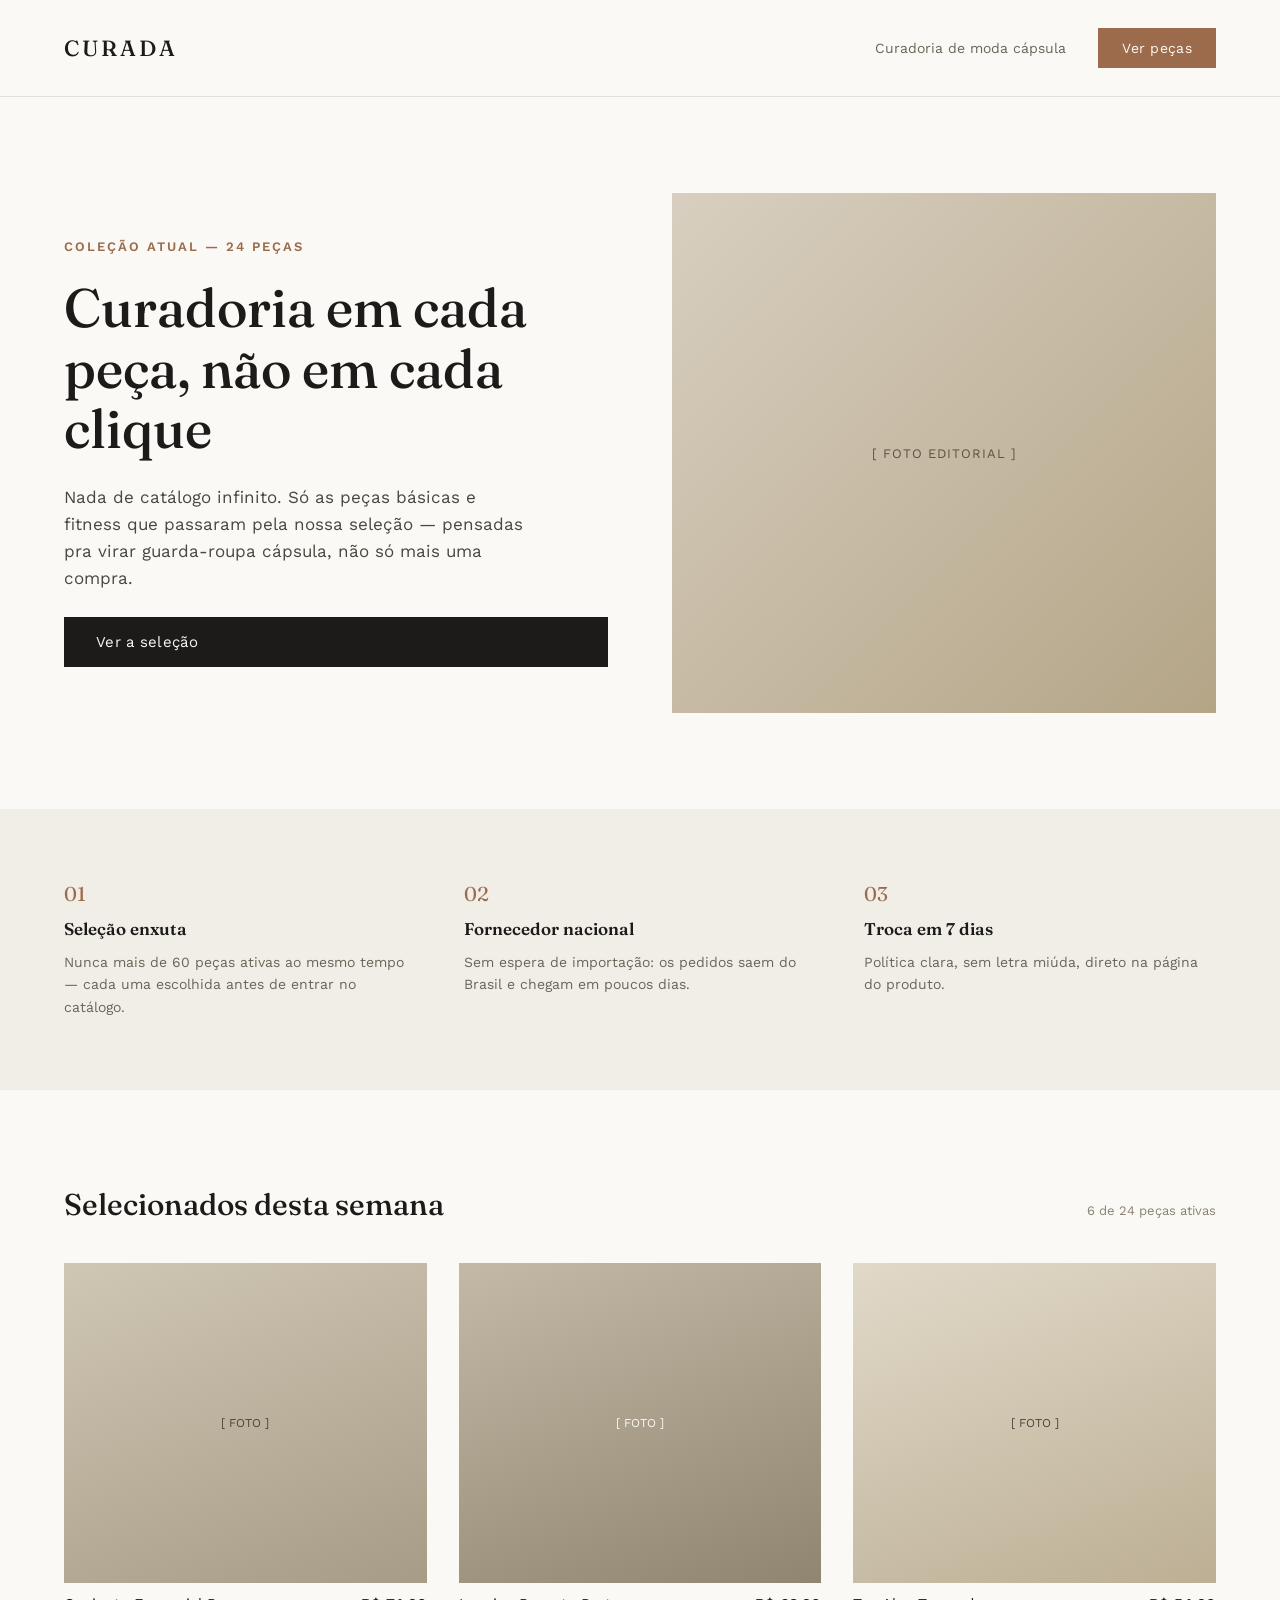
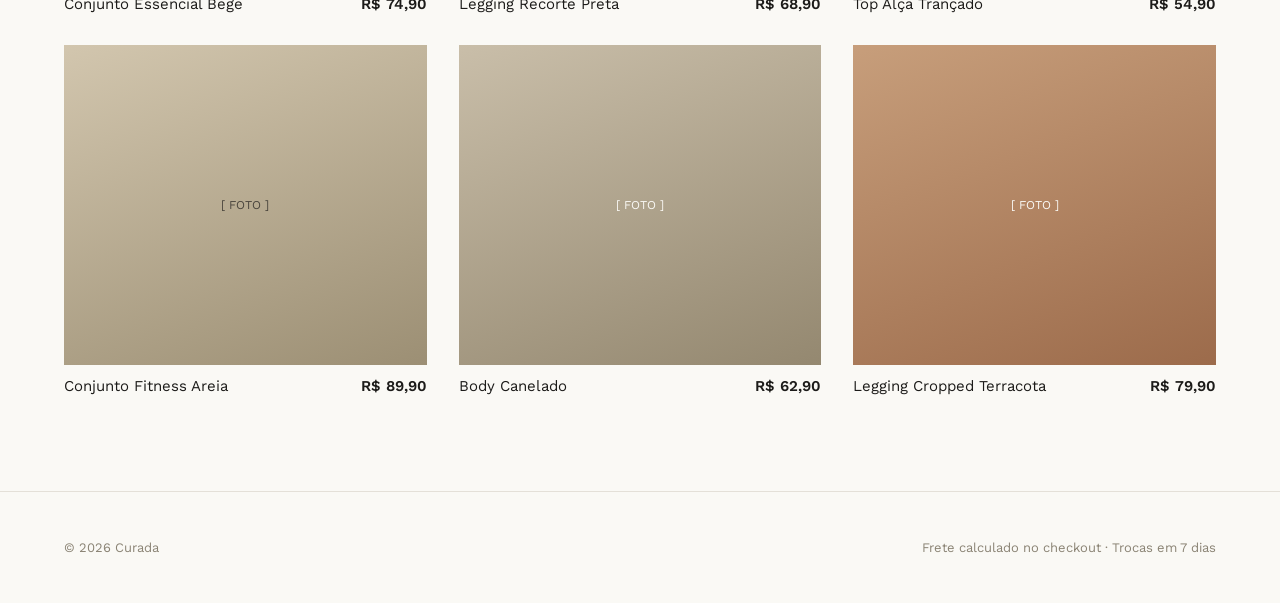
<file: index.html>
<!doctype html>
<html lang="pt-BR">
<head>
<meta charset="utf-8">
<title>Curada — curadoria de moda cápsula</title>
<link href="https://fonts.googleapis.com/css2?family=Fraunces:wght@400;500;600&family=Work+Sans:wght@400;500;600&display=swap" rel="stylesheet">
<link rel="stylesheet" href="style.css">
</head>
<body>

<div class="nav">
  <a class="brand" href="index.html">CURADA</a>
  <div class="nav-right">
    <span class="nav-tag">Curadoria de moda cápsula</span>
    <a class="btn" href="colecao.html">Ver peças</a>
  </div>
</div>

<div class="hero">
  <div class="hero-text">
    <span class="eyebrow">COLEÇÃO ATUAL — 24 PEÇAS</span>
    <h1>Curadoria em cada peça, não em cada clique</h1>
    <p>Nada de catálogo infinito. Só as peças básicas e fitness que passaram pela nossa seleção — pensadas pra virar guarda-roupa cápsula, não só mais uma compra.</p>
    <a class="btn btn-dark" href="colecao.html">Ver a seleção</a>
  </div>
  <div class="hero-photo">[ FOTO EDITORIAL ]</div>
</div>

<div class="why">
  <div class="why-item">
    <span class="num">01</span>
    <h3>Seleção enxuta</h3>
    <p>Nunca mais de 60 peças ativas ao mesmo tempo — cada uma escolhida antes de entrar no catálogo.</p>
  </div>
  <div class="why-item">
    <span class="num">02</span>
    <h3>Fornecedor nacional</h3>
    <p>Sem espera de importação: os pedidos saem do Brasil e chegam em poucos dias.</p>
  </div>
  <div class="why-item">
    <span class="num">03</span>
    <h3>Troca em 7 dias</h3>
    <p>Política clara, sem letra miúda, direto na página do produto.</p>
  </div>
</div>

<div class="section" id="colecao">
  <div class="section-head">
    <h2>Selecionados desta semana</h2>
    <span>6 de 24 peças ativas</span>
  </div>
  <div class="grid">
    <a class="card" href="produto.html">
      <div class="photo" style="background:linear-gradient(160deg,#CFC6B4,#A79C86);color:#4A453D;">[ FOTO ]</div>
      <div class="info"><span>Conjunto Essencial Bege</span><span class="price">R$ 74,90</span></div>
    </a>
    <a class="card" href="produto.html">
      <div class="photo" style="background:linear-gradient(160deg,#C4B9A6,#8F8570);color:#FAF9F5;">[ FOTO ]</div>
      <div class="info"><span>Legging Recorte Preta</span><span class="price">R$ 68,90</span></div>
    </a>
    <a class="card" href="produto.html">
      <div class="photo" style="background:linear-gradient(160deg,#E1D9C9,#BCAF94);color:#4A453D;">[ FOTO ]</div>
      <div class="info"><span>Top Alça Trançado</span><span class="price">R$ 54,90</span></div>
    </a>
    <a class="card" href="produto.html">
      <div class="photo" style="background:linear-gradient(160deg,#D2C6AE,#9C8F74);color:#4A453D;">[ FOTO ]</div>
      <div class="info"><span>Conjunto Fitness Areia</span><span class="price">R$ 89,90</span></div>
    </a>
    <a class="card" href="produto.html">
      <div class="photo" style="background:linear-gradient(160deg,#C9BEA9,#948870);color:#FAF9F5;">[ FOTO ]</div>
      <div class="info"><span>Body Canelado</span><span class="price">R$ 62,90</span></div>
    </a>
    <a class="card" href="produto.html">
      <div class="photo" style="background:linear-gradient(160deg,#C79E7B,#9C6B4B);color:#FAF9F5;">[ FOTO ]</div>
      <div class="info"><span>Legging Cropped Terracota</span><span class="price">R$ 79,90</span></div>
    </a>
  </div>
</div>

<div class="footer">
  <span>© 2026 Curada</span>
  <span>Frete calculado no checkout · Trocas em 7 dias</span>
</div>

</body>
</html>
</file>
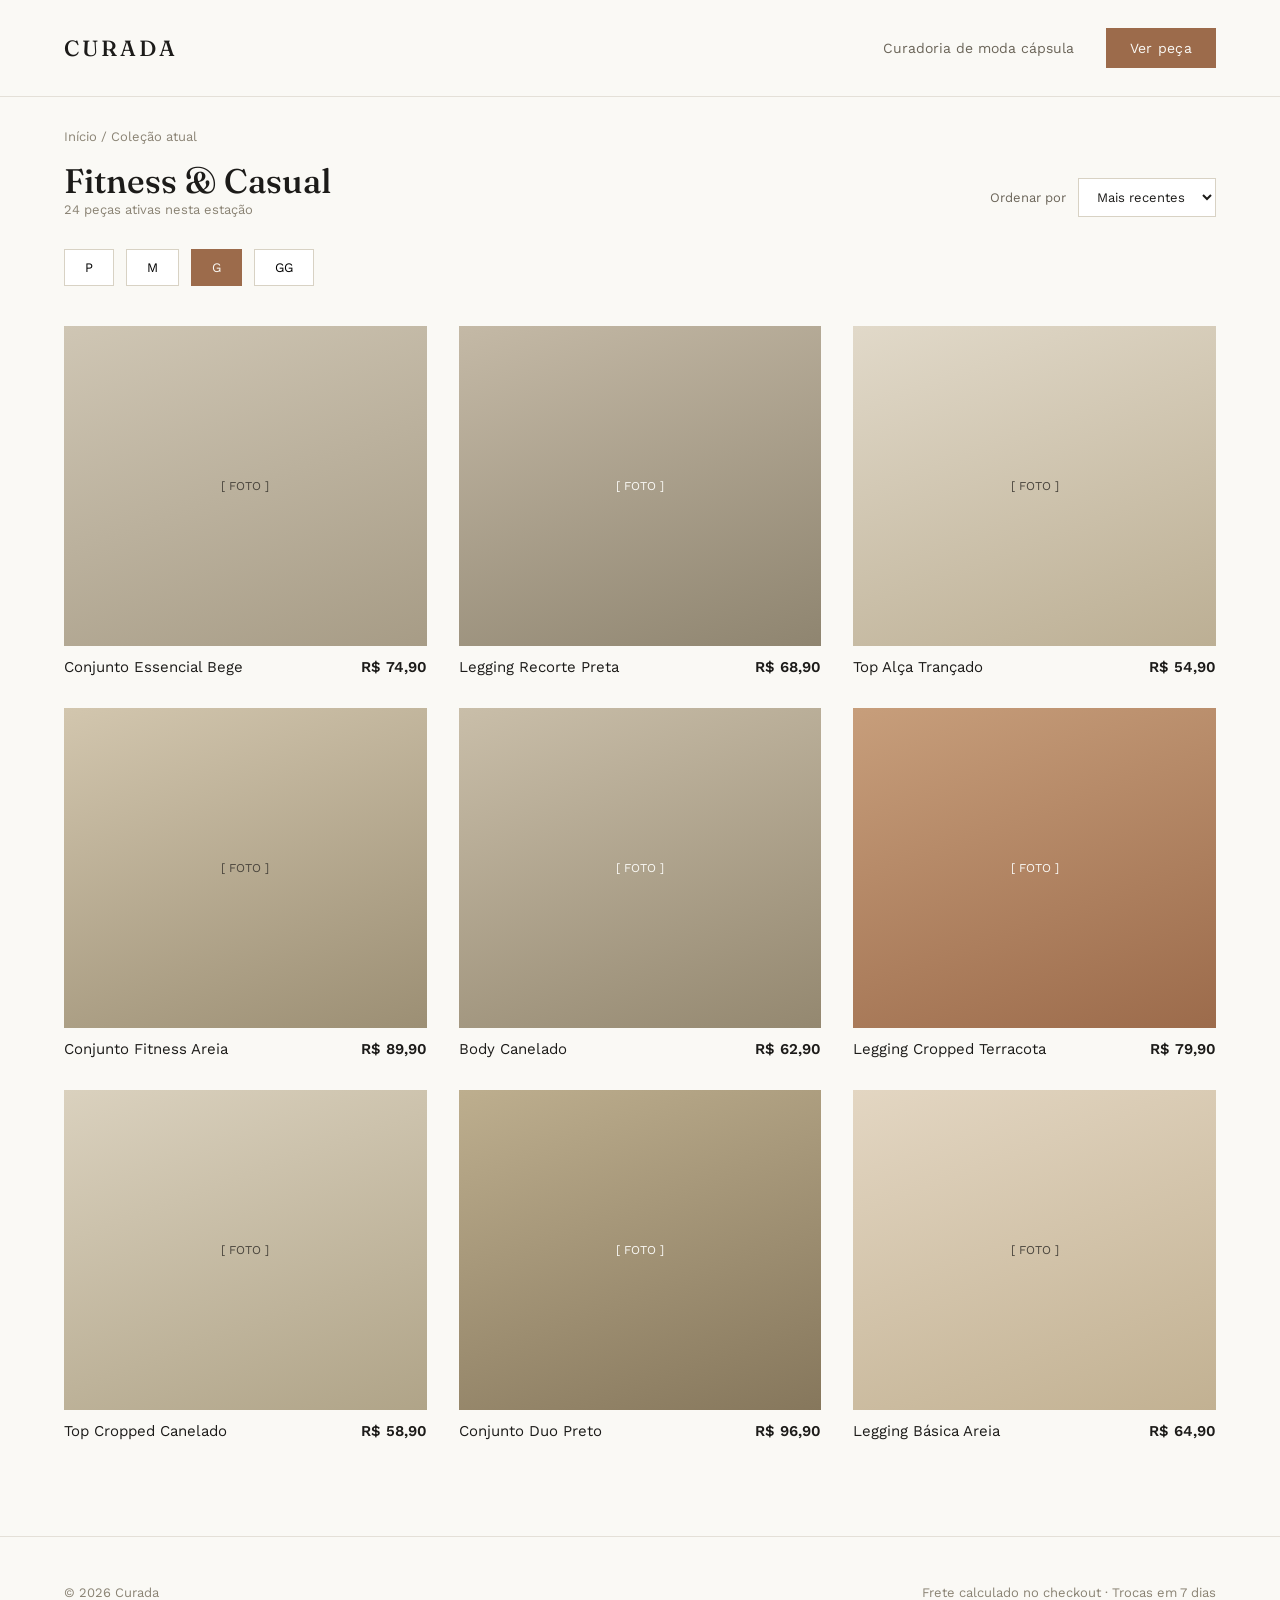
<file: colecao.html>
<!doctype html>
<html lang="pt-BR">
<head>
<meta charset="utf-8">
<title>Curada — Fitness &amp; Casual</title>
<link href="https://fonts.googleapis.com/css2?family=Fraunces:wght@400;500;600&family=Work+Sans:wght@400;500;600&display=swap" rel="stylesheet">
<link rel="stylesheet" href="style.css">
</head>
<body>

<div class="nav">
  <a class="brand" href="index.html">CURADA</a>
  <div class="nav-right">
    <span class="nav-tag">Curadoria de moda cápsula</span>
    <a class="btn" href="produto.html">Ver peça</a>
  </div>
</div>

<div class="crumb">Início / Coleção atual</div>

<div class="collection-head">
  <div>
    <h1 style="font-size:34px;">Fitness &amp; Casual</h1>
    <div class="sub">24 peças ativas nesta estação</div>
  </div>
  <div style="display:flex;align-items:center;gap:12px;">
    <label for="sort" style="font-size:13px;color:#6B6559;">Ordenar por</label>
    <select id="sort">
      <option>Mais recentes</option>
      <option>Menor preço</option>
      <option>Maior preço</option>
    </select>
  </div>
</div>

<div class="filters">
  <button type="button" class="chip">P</button>
  <button type="button" class="chip">M</button>
  <button type="button" class="chip active">G</button>
  <button type="button" class="chip">GG</button>
</div>

<div class="grid" style="padding:0 64px 96px;">
  <a class="card" href="produto.html"><div class="photo" style="background:linear-gradient(160deg,#CFC6B4,#A79C86);color:#4A453D;">[ FOTO ]</div><div class="info"><span>Conjunto Essencial Bege</span><span class="price">R$ 74,90</span></div></a>
  <a class="card" href="produto.html"><div class="photo" style="background:linear-gradient(160deg,#C4B9A6,#8F8570);color:#FAF9F5;">[ FOTO ]</div><div class="info"><span>Legging Recorte Preta</span><span class="price">R$ 68,90</span></div></a>
  <a class="card" href="produto.html"><div class="photo" style="background:linear-gradient(160deg,#E1D9C9,#BCAF94);color:#4A453D;">[ FOTO ]</div><div class="info"><span>Top Alça Trançado</span><span class="price">R$ 54,90</span></div></a>
  <a class="card" href="produto.html"><div class="photo" style="background:linear-gradient(160deg,#D2C6AE,#9C8F74);color:#4A453D;">[ FOTO ]</div><div class="info"><span>Conjunto Fitness Areia</span><span class="price">R$ 89,90</span></div></a>
  <a class="card" href="produto.html"><div class="photo" style="background:linear-gradient(160deg,#C9BEA9,#948870);color:#FAF9F5;">[ FOTO ]</div><div class="info"><span>Body Canelado</span><span class="price">R$ 62,90</span></div></a>
  <a class="card" href="produto.html"><div class="photo" style="background:linear-gradient(160deg,#C79E7B,#9C6B4B);color:#FAF9F5;">[ FOTO ]</div><div class="info"><span>Legging Cropped Terracota</span><span class="price">R$ 79,90</span></div></a>
  <a class="card" href="produto.html"><div class="photo" style="background:linear-gradient(160deg,#DAD1BE,#B0A488);color:#4A453D;">[ FOTO ]</div><div class="info"><span>Top Cropped Canelado</span><span class="price">R$ 58,90</span></div></a>
  <a class="card" href="produto.html"><div class="photo" style="background:linear-gradient(160deg,#BDAE8E,#86775C);color:#FAF9F5;">[ FOTO ]</div><div class="info"><span>Conjunto Duo Preto</span><span class="price">R$ 96,90</span></div></a>
  <a class="card" href="produto.html"><div class="photo" style="background:linear-gradient(160deg,#E3D6C2,#C2B192);color:#4A453D;">[ FOTO ]</div><div class="info"><span>Legging Básica Areia</span><span class="price">R$ 64,90</span></div></a>
</div>

<div class="footer">
  <span>© 2026 Curada</span>
  <span>Frete calculado no checkout · Trocas em 7 dias</span>
</div>

</body>
</html>
</file>
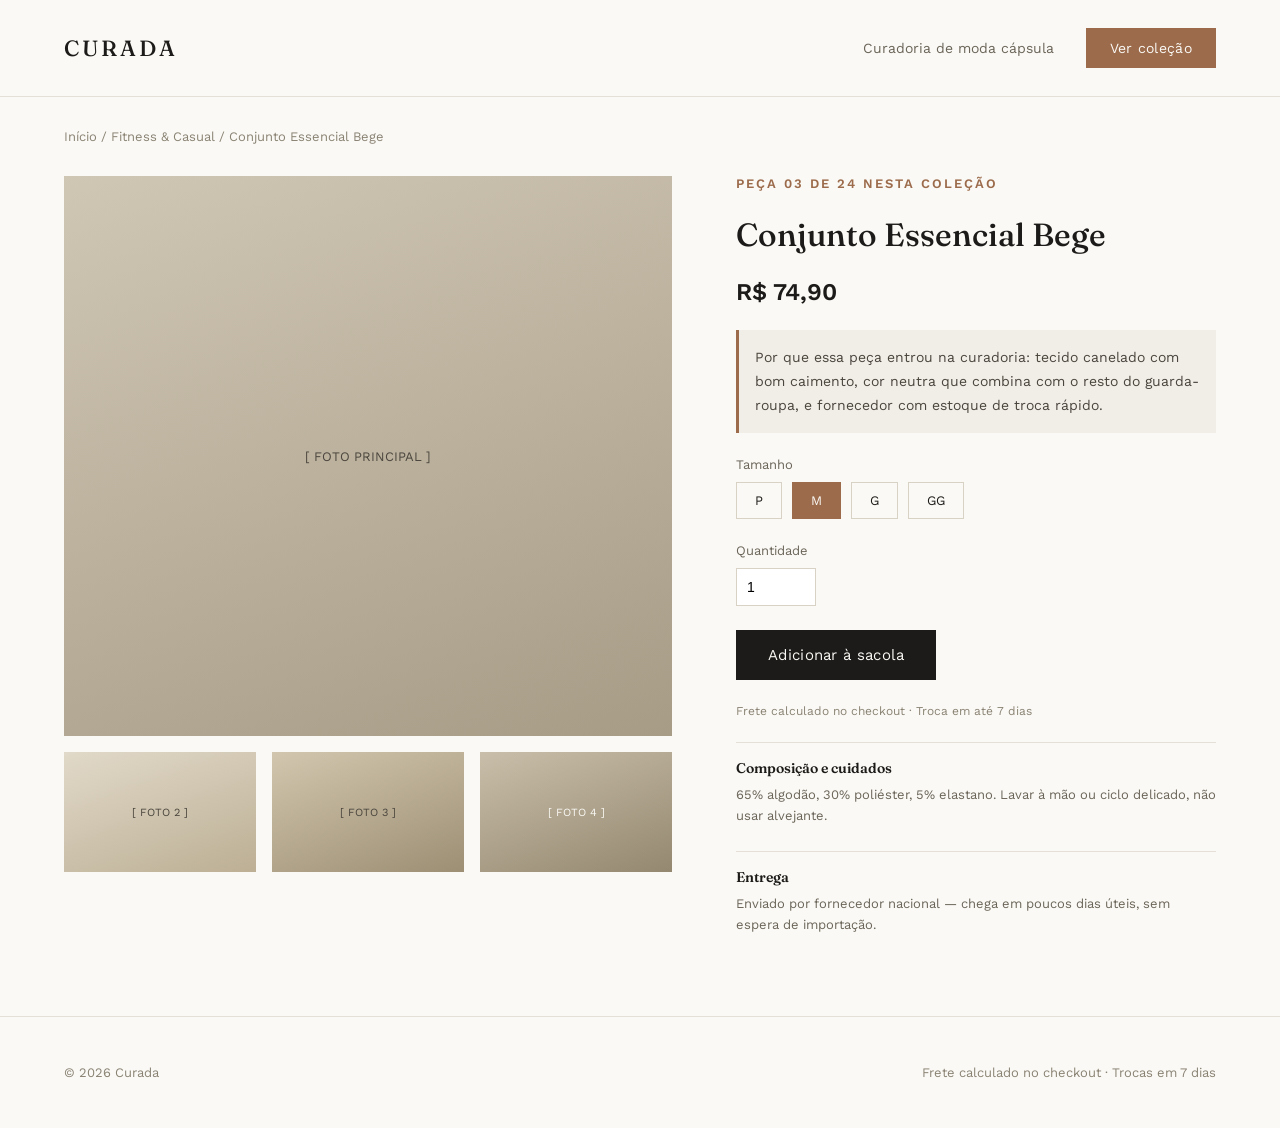
<file: produto.html>
<!doctype html>
<html lang="pt-BR">
<head>
<meta charset="utf-8">
<title>Curada — Conjunto Essencial Bege</title>
<link href="https://fonts.googleapis.com/css2?family=Fraunces:wght@400;500;600&family=Work+Sans:wght@400;500;600&display=swap" rel="stylesheet">
<link rel="stylesheet" href="style.css">
</head>
<body>

<div class="nav">
  <a class="brand" href="index.html">CURADA</a>
  <div class="nav-right">
    <span class="nav-tag">Curadoria de moda cápsula</span>
    <a class="btn" href="colecao.html">Ver coleção</a>
  </div>
</div>

<div class="crumb">Início / Fitness &amp; Casual / Conjunto Essencial Bege</div>

<div class="product">
  <div class="product-media">
    <div class="main-photo" style="background:linear-gradient(160deg,#CFC6B4,#A79C86);color:#4A453D;">[ FOTO PRINCIPAL ]</div>
    <div class="thumbs">
      <div style="background:linear-gradient(160deg,#E1D9C9,#BCAF94);color:#4A453D;">[ FOTO 2 ]</div>
      <div style="background:linear-gradient(160deg,#D2C6AE,#9C8F74);color:#4A453D;">[ FOTO 3 ]</div>
      <div style="background:linear-gradient(160deg,#C9BEA9,#948870);color:#FAF9F5;">[ FOTO 4 ]</div>
    </div>
  </div>

  <div class="product-info">
    <span class="eyebrow">PEÇA 03 DE 24 NESTA COLEÇÃO</span>
    <h1 style="font-size:32px;">Conjunto Essencial Bege</h1>
    <span class="price">R$ 74,90</span>

    <p class="curation-note">Por que essa peça entrou na curadoria: tecido canelado com bom caimento, cor neutra que combina com o resto do guarda-roupa, e fornecedor com estoque de troca rápido.</p>

    <div class="size-row">
      <span class="label">Tamanho</span>
      <div class="sizes">
        <span class="size-opt"><input type="radio" id="size-p" name="tamanho"><label for="size-p">P</label></span>
        <span class="size-opt"><input type="radio" id="size-m" name="tamanho" checked><label for="size-m">M</label></span>
        <span class="size-opt"><input type="radio" id="size-g" name="tamanho"><label for="size-g">G</label></span>
        <span class="size-opt"><input type="radio" id="size-gg" name="tamanho"><label for="size-gg">GG</label></span>
      </div>
    </div>

    <div class="qty">
      <label for="qtd" style="font-size:13px;color:#6B6559;">Quantidade</label>
      <input id="qtd" type="number" value="1" min="1">
    </div>

    <button type="button" class="btn btn-dark" style="width:fit-content;">Adicionar à sacola</button>
    <span style="font-size:12px;color:#8A8374;">Frete calculado no checkout · Troca em até 7 dias</span>

    <div class="info-block">
      <h3>Composição e cuidados</h3>
      <p>65% algodão, 30% poliéster, 5% elastano. Lavar à mão ou ciclo delicado, não usar alvejante.</p>
    </div>
    <div class="info-block">
      <h3>Entrega</h3>
      <p>Enviado por fornecedor nacional — chega em poucos dias úteis, sem espera de importação.</p>
    </div>
  </div>
</div>

<div class="footer">
  <span>© 2026 Curada</span>
  <span>Frete calculado no checkout · Trocas em 7 dias</span>
</div>

</body>
</html>
</file>
<file: style.css>
:root{
  --bg:#FAF9F5;
  --text:#1C1B19;
  --muted:#6B6559;
  --muted2:#8A8374;
  --line:#E4E0D8;
  --panel:#F1EEE7;
  --accent:#9C6B4B;
}
*{box-sizing:border-box;}
body{margin:0;background:var(--bg);color:var(--text);font-family:'Work Sans',sans-serif;}
a{text-decoration:none;color:inherit;}
h1,h2,h3{font-family:'Fraunces',serif;font-weight:500;margin:0;}

.nav{display:flex;justify-content:space-between;align-items:center;padding:28px 64px;border-bottom:1px solid var(--line);}
.brand{font-family:'Fraunces',serif;font-size:22px;letter-spacing:3px;font-weight:500;}
.nav-right{display:flex;align-items:center;gap:32px;}
.nav-tag{font-size:14px;color:var(--muted);}
.btn{background:var(--accent);color:#FAF9F5;padding:12px 24px;font-size:14px;letter-spacing:0.3px;border:none;cursor:pointer;font-family:'Work Sans',sans-serif;}
.btn-dark{background:#1C1B19;padding:16px 32px;font-size:15px;}

.hero{display:flex;gap:64px;padding:96px 64px;align-items:center;}
.hero-text{flex:1;display:flex;flex-direction:column;gap:24px;}
.eyebrow{font-size:13px;letter-spacing:2px;color:var(--accent);font-weight:600;}
.hero-text h1{font-size:54px;line-height:1.12;}
.hero-text p{margin:0;font-size:17px;line-height:1.6;color:#4A453D;max-width:460px;}
.hero-photo{flex:1;height:520px;background:linear-gradient(135deg,#D8CFC0,#B4A587);display:flex;align-items:center;justify-content:center;color:#5A5344;font-size:13px;letter-spacing:1px;}

.why{display:grid;grid-template-columns:repeat(3,minmax(0,1fr));gap:48px;padding:72px 64px;background:var(--panel);}
.why-item{display:flex;flex-direction:column;gap:12px;}
.why-item span.num{font-family:'Fraunces',serif;font-size:20px;color:var(--accent);}
.why-item h3{font-size:17px;font-weight:600;}
.why-item p{margin:0;font-size:14px;line-height:1.6;color:var(--muted);}

.section{padding:96px 64px;display:flex;flex-direction:column;gap:40px;}
.section-head{display:flex;justify-content:space-between;align-items:baseline;}
.section-head h2{font-size:30px;}
.section-head span{font-size:13px;color:var(--muted2);}

.grid{display:grid;grid-template-columns:repeat(3,minmax(0,1fr));gap:32px;}
.card{display:flex;flex-direction:column;gap:12px;}
.card .photo{height:320px;display:flex;align-items:center;justify-content:center;font-size:12px;}
.card .info{display:flex;justify-content:space-between;font-size:15px;}
.card .info .price{font-weight:600;}

.footer{display:flex;justify-content:space-between;padding:48px 64px;border-top:1px solid var(--line);font-size:13px;color:var(--muted2);}

.crumb{padding:32px 64px 0;font-size:13px;color:var(--muted2);}
.collection-head{display:flex;justify-content:space-between;align-items:flex-end;padding:16px 64px 32px;}
.collection-head .sub{font-size:13px;color:var(--muted2);}
.filters{display:flex;gap:12px;padding:0 64px 40px;}
.chip{padding:10px 20px;border:1px solid #D8D2C4;background:#fff;font-size:13px;cursor:pointer;font-family:'Work Sans',sans-serif;}
.chip.active{border-color:var(--accent);background:var(--accent);color:#FAF9F5;}
select{padding:10px 14px;border:1px solid #D8D2C4;background:#fff;font-size:13px;color:var(--text);font-family:'Work Sans',sans-serif;}

.product{display:flex;gap:64px;padding:32px 64px 80px;}
.product-media{flex:1;display:flex;flex-direction:column;gap:16px;}
.product-media .main-photo{height:560px;display:flex;align-items:center;justify-content:center;font-size:13px;}
.thumbs{display:flex;gap:16px;}
.thumbs div{flex:1;height:120px;display:flex;align-items:center;justify-content:center;font-size:11px;}
.product-info{flex:1;display:flex;flex-direction:column;gap:24px;max-width:480px;}
.product-info .price{font-size:24px;font-weight:600;}
.curation-note{margin:0;font-size:14px;line-height:1.7;color:#4A453D;padding:16px;background:var(--panel);border-left:3px solid var(--accent);}
.size-row{display:flex;flex-direction:column;gap:10px;}
.size-row .label{font-size:13px;color:var(--muted);}
.sizes{display:flex;gap:10px;}
.size-opt input{position:absolute;opacity:0;}
.size-opt label{display:inline-block;padding:10px 18px;border:1px solid #D8D2C4;font-size:13px;cursor:pointer;}
.size-opt input:checked + label{border-color:var(--accent);background:var(--accent);color:#FAF9F5;}
.qty{display:flex;flex-direction:column;gap:10px;}
.qty input{width:80px;padding:10px;border:1px solid #D8D2C4;background:#fff;font-size:14px;}
.info-block{display:flex;flex-direction:column;gap:8px;padding-top:16px;border-top:1px solid var(--line);}
.info-block h3{font-size:14px;font-weight:600;}
.info-block p{margin:0;font-size:13px;line-height:1.6;color:var(--muted);}
</file>
